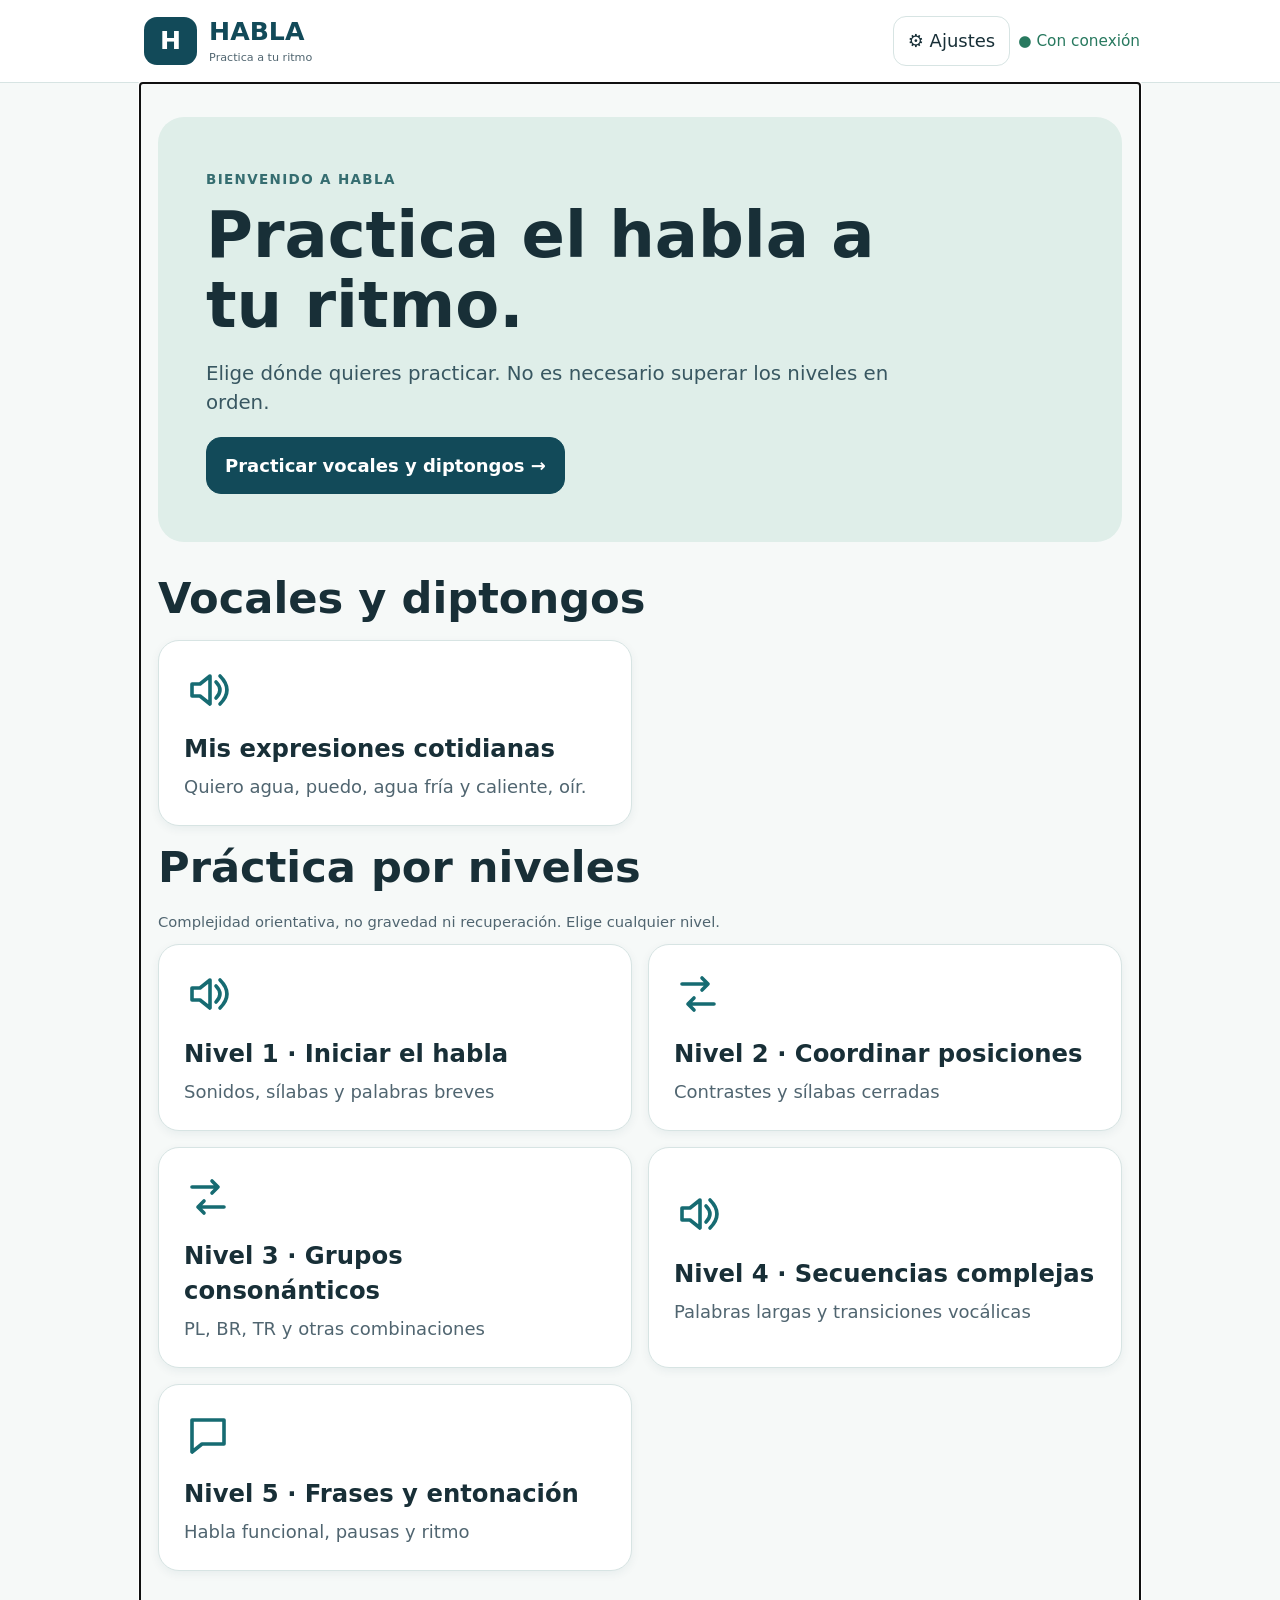
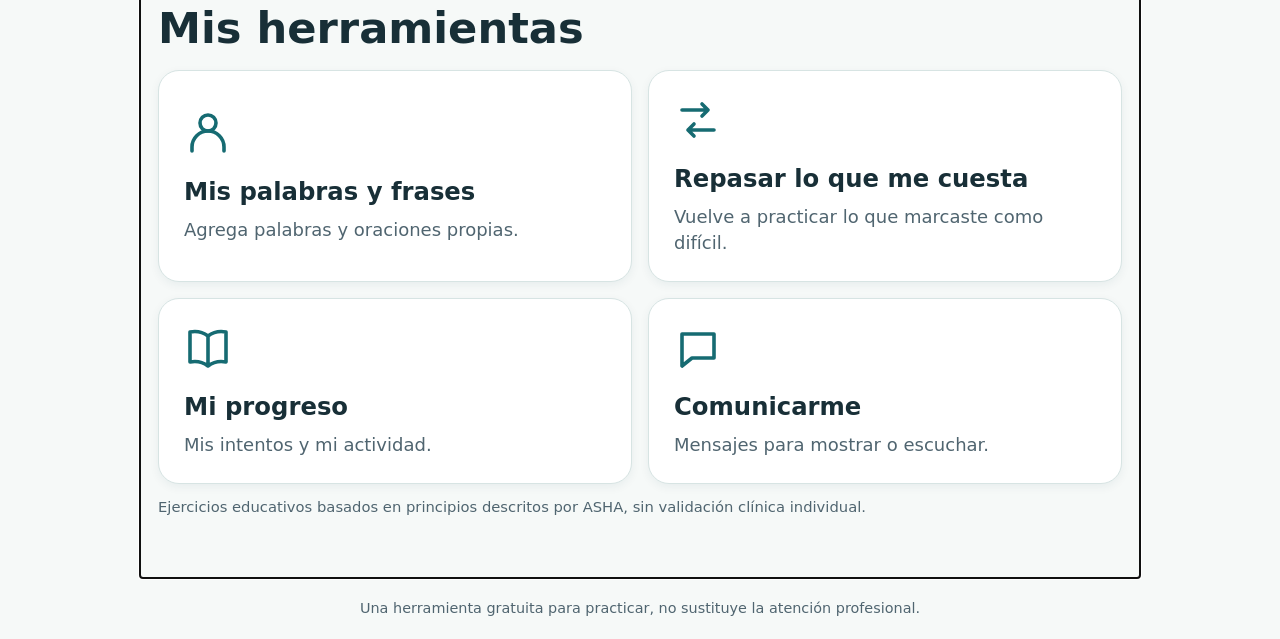
<file: index.html>
<!doctype html><html lang="es"><head><meta charset="utf-8"><meta name="viewport" content="width=device-width,initial-scale=1,viewport-fit=cover"><meta name="theme-color" content="#124a59"><meta name="description" content="HABLA: práctica autónoma de comunicación y lenguaje, gratis y sin registro."><link rel="manifest" href="./manifest.webmanifest"><link rel="icon" href="./icons/icon.svg" type="image/svg+xml"><link rel="stylesheet" href="./styles.css"><title>HABLA · Practica a tu ritmo</title></head><body>
<a class="skip" href="#main">Ir al contenido</a>
<header class="topbar"><button id="brand" class="brand" type="button" aria-label="Ir a inicio"><span class="brandmark">H</span><span>HABLA<small>Practica a tu ritmo</small></span></button><div class="head-actions"><button class="simple" id="settingsBtn" type="button">⚙ Ajustes</button><span class="connection" id="connection" role="status">●</span></div></header>
<aside id="sessionTimer" class="session-timer" hidden aria-label="Tiempo de práctica"><div class="timer-details"><strong>⏱ <output id="sessionClock">00:00</output></strong><label><span class="sr-only">Meta orientativa</span><select id="sessionDuration" aria-label="Tiempo orientativo de práctica"><option value="300">5 minutos</option><option value="600">10 minutos</option><option value="900">15 minutos</option><option value="1200">20 minutos</option></select></label><span class="sr-only" id="sessionTarget">10:00</span></div><div class="timer-buttons"><button type="button" id="sessionToggle" class="simple">Ⅱ Pausar</button><button type="button" id="sessionEnd" class="simple">Finalizar</button></div><p id="sessionNotice" role="status" class="session-notice"></p></aside><div id="updateBanner" class="update-banner" hidden role="status"><strong>✨ Nueva versión de HABLA</strong><span>Hay mejoras disponibles.</span><button class="button primary" id="updateNow" type="button">Actualizar</button><button class="button" id="updateLater" type="button">Después</button></div><main id="main" tabindex="-1"><div id="app" aria-live="off"></div></main>
<footer class="footer">Una herramienta gratuita para practicar, no sustituye la atención profesional. <span id="footState"></span></footer>
<dialog id="settings" aria-labelledby="settingsTitle"><form method="dialog"><div class="dialog-head"><h2 id="settingsTitle">Ajustes de accesibilidad</h2><button class="simple" value="close" aria-label="Cerrar ajustes">✕</button></div><label class="row">Texto más grande <input type="checkbox" id="largeText"></label><label class="row">Alto contraste <input type="checkbox" id="contrast"></label><label class="row">Reducir animaciones <input type="checkbox" id="reduceMotion"></label><label class="row">Ver pictogramas en comunicación <input type="checkbox" id="showIcons"></label><label class="field">Velocidad de voz <select id="speechRate"><option value="0.75">Más lenta</option><option value="0.9">Lenta</option><option value="1">Normal</option></select></label><p class="hint">HABLA <span id="appVersion">v26</span> · <button type="button" class="simple" id="checkUpdates">Buscar actualizaciones</button></p><div class="actions"><button type="button" id="exportData" class="button secondary">Exportar mis datos</button><label class="button secondary" for="importData">Importar respaldo</label><input id="importData" class="sr-only" type="file" accept="application/json,.json"></div><p id="dataMessage" role="status"></p><p class="hint">La voz de lectura depende de las voces instaladas en tu dispositivo y puede no estar disponible sin internet.</p><button class="button primary full" value="close">Listo</button></form></dialog>
<script src="./js/content.js" defer></script><script src="./js/storage.js" defer></script><script src="./js/updates.js" defer></script><script src="./app.js" defer></script></body></html>
</file>
<file: styles.css>
:root{font-family:system-ui,-apple-system,Segoe UI,Roboto,Arial,sans-serif;color:#182f37;background:#f6f9f8;font-size:18px;line-height:1.45;--ink:#182f37;--muted:#506570;--primary:#124a59;--border:#d7e4e3;--card:white;--soft:#e9f4f1}*{box-sizing:border-box}body{margin:0;min-height:100vh}button,input,select{font:inherit}button{cursor:pointer}button:focus-visible,input:focus-visible,select:focus-visible{outline:4px solid #e5a33a;outline-offset:3px}.skip{position:absolute;top:-80px;left:15px;background:#fff;padding:12px;z-index:10}.skip:focus{top:10px}.topbar{background:#fff;border-bottom:1px solid var(--border);padding:13px max(20px,calc((100vw - 1000px)/2));display:flex;justify-content:space-between;align-items:center;gap:12px}.brand{border:0;background:none;display:flex;align-items:center;gap:12px;text-align:left;color:var(--primary);font-weight:850;font-size:1.4rem;line-height:1.05;padding:4px}.brand small{display:block;font-size:.62rem;font-weight:500;color:var(--muted);margin-top:6px}.brandmark{background:var(--primary);color:white;border-radius:13px;padding:11px 16px}.head-actions{display:flex;align-items:center;gap:8px}.simple{border:1px solid var(--border);border-radius:13px;background:white;color:var(--ink);padding:11px 14px;min-height:48px}.connection{color:#297b62;font-size:.85rem}main{width:min(1000px,100%);margin:auto;padding:26px 18px 48px;min-height:75vh}.eyebrow{text-transform:uppercase;letter-spacing:.1em;color:#356d70;font-weight:800;font-size:.75rem}.hero{background:#dfeee9;border-radius:26px;padding:clamp(25px,5vw,48px);margin:8px 0 25px}.hero h1{font-size:clamp(2rem,5vw,3.7rem);line-height:1.1;max-width:720px;margin:8px 0}.hero p{font-size:1.1rem;max-width:690px;color:#385761}.grid{display:grid;grid-template-columns:repeat(2,minmax(0,1fr));gap:16px}.card{background:var(--card);border:1px solid var(--border);border-radius:21px;padding:25px;text-align:left;color:var(--ink);min-width:0;box-shadow:0 3px 10px #123d5010}.card.clickable:hover{border-color:#508d81;box-shadow:0 5px 15px #123d501a}.card h2,.card h3{margin:10px 0 8px;font-size:1.35rem}.card p{color:var(--muted);margin:0}.card .sub{font-size:.88rem}.icon{width:48px;height:48px;color:#166b72}.card .tag{display:inline-block;background:#eaf4f0;border-radius:20px;font-size:.8rem;padding:4px 11px;margin-top:12px;font-weight:700}.button{border:1px solid var(--border);border-radius:15px;min-height:57px;padding:13px 18px;color:var(--ink);background:#fff;font-weight:750}.primary{background:var(--primary);color:white;border-color:var(--primary)}.secondary{background:var(--soft);border-color:var(--soft)}.button:disabled{opacity:.5;cursor:not-allowed}.full{width:100%}.toolbar{display:flex;flex-wrap:wrap;gap:12px;align-items:center;margin:0 0 20px}.toolbar .button{min-height:47px}.section-title{font-size:clamp(1.65rem,4vw,2.4rem);margin:10px 0}.muted,.hint{color:var(--muted)}.hint{font-size:.9rem}.categories{display:grid;grid-template-columns:repeat(2,minmax(0,1fr));gap:12px}.category{display:flex;align-items:center;gap:15px;text-align:left}.category b{display:block}.category small{color:var(--muted)}.practice{max-width:760px;margin:auto}.progressbar{background:#dce9e7;height:9px;border-radius:8px;overflow:hidden;margin:12px 0 24px}.progressbar span{display:block;background:#207d74;height:100%}.activity{background:white;border:1px solid var(--border);border-radius:26px;padding:clamp(22px,5vw,42px)}.activity .word{font-size:clamp(2rem,6vw,3.4rem);line-height:1.2;margin:24px 0;overflow-wrap:anywhere;color:#123d48;font-weight:750}.activity .instruction{font-size:1.05rem;color:var(--muted)}.actions{display:flex;gap:11px;flex-wrap:wrap;margin:17px 0}.actions .button{flex:1 1 145px}.stack{display:grid;gap:12px}.choices{display:grid;grid-template-columns:1fr 1fr;gap:10px;margin:18px 0}.choices .button{min-height:75px}.choice-selected{border:3px solid #1b7566;background:#e1f3eb}.pill{background:#f0f6f5;padding:7px 12px;border-radius:30px;font-size:.78rem;color:#3c5e60}.feedback{min-height:25px;color:var(--primary);font-weight:700}.hintbox{background:#f0f6f5;padding:15px;border-radius:15px;margin:12px 0}.board{display:grid;grid-template-columns:repeat(3,minmax(0,1fr));gap:12px}.board button{min-height:145px;display:flex;align-items:center;justify-content:center;flex-direction:column;gap:13px;font-size:1rem}.board .icon{width:55px;height:55px}.row{display:flex;align-items:center;justify-content:space-between;gap:16px;padding:15px 0;border-bottom:1px solid var(--border)}.row input{width:25px;height:25px}.field{display:grid;gap:7px;margin:18px 0}.field select{padding:10px;border:1px solid var(--border);border-radius:8px}.dialog-head{display:flex;justify-content:space-between;align-items:center;gap:10px}dialog{border:0;border-radius:22px;width:min(500px,calc(100vw - 30px));max-height:90vh;padding:25px;color:var(--ink)}dialog::backdrop{background:#14323b99}.footer{text-align:center;font-size:.8rem;color:var(--muted);padding:20px}.large{font-size:23px}.contrast{--ink:#071019;--muted:#18252e;--primary:#003744;--border:#53656d;--soft:#d3f2e7;background:#fff}.contrast .hero{background:#d4eee4}.no-motion *, .no-motion *::before,.no-motion *::after{animation:none!important;transition:none!important;scroll-behavior:auto!important}textarea{width:100%;min-height:84px;border-radius:12px;border:1px solid var(--border);padding:13px;resize:vertical}.sr-only{position:absolute!important;width:1px;height:1px;padding:0;margin:-1px;overflow:hidden;clip:rect(0,0,0,0);white-space:nowrap;border:0}@media(max-width:630px){.grid,.categories{grid-template-columns:1fr}.board{grid-template-columns:repeat(2,minmax(0,1fr))}.card{padding:21px}.topbar{padding:10px 13px}.head-actions .simple{padding:9px}.activity{padding:19px}.actions{display:grid;grid-template-columns:1fr 1fr}.actions .button{min-width:0}main{padding:18px 13px}.board button{min-height:130px}}@media(max-width:360px){.actions{grid-template-columns:1fr}.board{grid-template-columns:1fr 1fr}}

.session-timer{position:sticky;top:0;z-index:5;background:#e4f2ee;border-bottom:2px solid #84aca7;padding:10px max(16px,calc((100vw - 1000px)/2));box-shadow:0 2px 6px #123d5010}.session-timer[hidden]{display:none}.timer-details,.timer-buttons{display:flex;gap:12px;align-items:center;flex-wrap:wrap}.session-timer{display:flex;align-items:center;justify-content:space-between;gap:12px;flex-wrap:wrap}.timer-details strong{font-size:1.05rem}.timer-details label{font-size:.85rem}.timer-details select{border-radius:9px;padding:7px;background:#fff;border:1px solid #607e7d}.timer-buttons .simple{padding:7px 11px;min-height:42px}.session-notice{flex-basis:100%;margin:0;color:#124a59;font-weight:650}.session-notice:empty{display:none}.speech-feedback{margin:20px 0;padding:18px;border:1px solid var(--border);border-radius:15px;background:#f6faf9}.speech-feedback h2{font-size:1.05rem}.word-feedback{overflow-wrap:anywhere}.word-feedback p{margin:8px 0}.contrast .session-timer{background:#e2f2ed}.contrast .speech-feedback{background:white}@media(max-width:630px){.session-timer{position:static}.timer-buttons{width:100%}.timer-buttons button{flex:1}}

.transcript-output{background:#fff;border:2px solid var(--border);border-radius:14px;padding:16px;margin-top:12px}.recognized-text{font-size:1.35rem;line-height:1.5;overflow-wrap:anywhere;min-height:2em;margin:8px 0}.match-result{margin:15px 0;padding:15px;border-radius:14px;background:#e4f3ef}.match-result[hidden]{display:none}.match-result p{margin:8px 0}.match-result small{display:block;color:var(--muted)}.match-meter{height:13px;border-radius:9px;background:#cfddda;overflow:hidden;margin-top:9px}.match-meter span{display:block;height:100%;background:#176b67}.contrast .match-result{background:#e2f0ed}

/* HABLA 2.4: controles principales visibles en pantallas pequeñas */
.practice-nav{display:flex;align-items:center;gap:8px;flex-wrap:wrap;margin-bottom:10px}
.practice-nav .pill{font-size:.82rem}.activity-number{margin-left:auto;font-weight:700;color:var(--muted)}
.practice .progressbar{margin:8px 0 12px}.practice .activity{padding:18px}
.practice .word{font-size:clamp(1.6rem,6vw,3rem);line-height:1.17;margin:15px 0}
.practice .instruction{margin:10px 0 16px;line-height:1.38}
.core-controls{display:grid;grid-template-columns:repeat(3,minmax(0,1fr));gap:8px}
.core-controls .button{padding:12px 6px;min-height:56px;font-size:.95rem}
.compact-transcript{padding:11px 13px;margin:12px 0;background:#edf5f3;border-radius:12px}
.transcript-title{font-size:.84rem;color:var(--muted);font-weight:650}
.compact-transcript .recognized-text{font-size:1.12rem;min-height:0;margin:5px 0;line-height:1.32}
.compact-transcript .match-result{padding:8px;margin:7px 0 0}
.score-line{display:flex;align-items:center;justify-content:space-between;gap:12px}
.score-line b{font-size:1.28rem}
.compact-transcript .match-meter{height:8px}
.compact-transcript .match-result small{font-size:.7rem;margin-top:4px}
.finish-actions{display:flex;flex-wrap:wrap;gap:8px;margin-top:10px}
.step-nav{display:grid;grid-template-columns:1fr 1fr;gap:8px;margin:12px 0}
.choices.yes-no{display:flex;flex-wrap:wrap;gap:10px}
.choice-correct{border:3px solid #187454!important;background:#dff3e7!important}
.choice-incorrect{border:3px solid #a65a1d!important;background:#fff0de!important}
.choice-result{font-weight:700;margin:8px 0}.choice-result.is-correct{color:#146448}.choice-result.is-incorrect{color:#8a451b}
@media(max-width:650px){.topbar{padding:8px 12px;min-height:56px}.brandmark{width:40px;height:40px;font-size:1.4rem}.brand{font-size:1.15rem}.brand small{font-size:.67rem}.head-actions .simple{padding:7px;min-height:42px}.connection{font-size:0}.connection::first-letter{font-size:16px}.session-timer{padding:6px 12px;gap:6px;flex-wrap:nowrap}.timer-details strong{font-size:1rem}.timer-details label{display:none}.timer-buttons{width:auto;gap:5px}.timer-buttons .simple{font-size:.8rem;padding:6px;min-height:39px}.practice .activity{padding:14px}.practice .word{margin:10px 0}.practice .instruction{font-size:.95rem}.footer{padding:12px}.core-controls .button{font-size:.85rem}}
\n.transcript-actions{display:flex;gap:8px;flex-wrap:wrap;margin:8px 0}.transcript-actions .button{font-size:.84rem;padding:8px 10px}.compact-transcript [hidden]{display:none!important}\n
/* HABLA v13: interfaz centrada en audio y transcripción opcional */
.recording-active{background:#b42332!important;color:#fff!important;border-color:#8c1925!important;box-shadow:0 0 0 4px #f5cbd0;animation:recordPulse 1.8s ease-in-out infinite}
@keyframes recordPulse{50%{box-shadow:0 0 0 8px #f5cbd077}}
.compact-transcript{padding:9px 11px;margin:12px 0}
.transcript-toggle{display:block;width:100%;text-align:left;min-height:48px}
#transcriptPanel[hidden]{display:none!important}
#transcriptPanel{padding:8px 4px}
.attempt-log p{margin:6px 0;padding:7px 9px;background:#fff;border-radius:9px;overflow-wrap:anywhere}
.transcript-disclaimer{display:block;color:var(--muted);font-size:.75rem;margin:12px 0 4px}
.help-actions .syllable-toggle{white-space:nowrap;min-height:48px;padding:9px 14px;flex:0 0 auto}
@media(max-width:650px){.help-actions{display:flex;flex-wrap:nowrap;overflow-x:auto}.help-actions .syllable-toggle{width:auto}}
.no-motion .recording-active{animation:none}

/* Indicadores visuales de pasos para práctica accesible */
.activity-cues{display:flex;gap:7px;flex-wrap:wrap;margin:5px 0 10px}
.activity-cues span{font-size:.8rem;border:1px solid var(--border);background:#f4f8f7;color:var(--muted);border-radius:20px;padding:7px 10px;font-weight:750}
.activity-cues .cue-done{background:#cceee0;color:#14553f;border-color:#79bba1}
.activity-status{font-size:.9rem;font-weight:750;color:var(--primary);background:#edf7f4;border-left:4px solid #2d8271;padding:9px 12px;border-radius:7px;margin:7px 0 12px}
.audio-activated{box-shadow:0 0 0 4px #9dd4c6;background:#0c6b65!important;color:white!important}
@media(max-width:440px){.activity-cues span{font-size:.73rem;padding:6px 8px}}

/* HABLA v19: zonas claras y tres controles de práctica en una fila */
.practice-model,.user-practice,.practice-support{border:1px solid var(--border);border-radius:18px;padding:16px;margin:15px 0;background:#fff}
.practice-model{background:#edf7f3}.user-practice{background:#f5f7fb;border-color:#d9e2ea}.practice-support{background:#fff}
.practice-model h2,.user-practice h2,.practice-support h2,.voice-evaluation h2{font-size:1.05rem;margin:0 0 7px;color:var(--ink)}
.model-note{font-size:.83rem;color:var(--muted);margin:0 0 10px}
.model-listen{min-height:56px;width:100%}
.practice-controls{display:grid;grid-template-columns:repeat(3,minmax(0,1fr));gap:8px}
.practice-controls .button{min-width:0;min-height:62px;padding:10px 4px;font-size:clamp(.72rem,2.5vw,.96rem);line-height:1.2;overflow-wrap:normal}
.practice-controls .transcript-toggle{width:100%;text-align:center}
.practice-controls .recording-active{background:#b42332!important;color:#fff!important}
.practice-controls .action-used:not(.recording-active),.model-listen.action-used{border:2px solid #20846b;box-shadow:inset 0 0 0 1px #20846b}
.user-practice .compact-transcript{padding:0;margin:10px 0 0;background:transparent}
.user-practice #transcriptPanel{background:#e8f2f0;border-radius:12px;padding:12px}
.user-practice #transcriptPanel[hidden]{display:none!important}
.practice-support .help-actions{margin:8px 0}.practice-support:has(.help-actions:empty){display:none}
@media(max-width:390px){.practice-model,.user-practice,.practice-support{padding:11px}.practice-controls{gap:5px}.practice-controls .button{padding:8px 2px;font-size:.69rem}}

/* HABLA v20: interfaz compacta sin encabezados redundantes */
.practice-model,.user-practice,.practice-support{padding:12px 14px;margin:10px 0}
.practice-model .model-listen{min-height:58px}
.practice .word{margin:8px 0 12px}
.practice .activity-status{margin:6px 0 9px;padding:8px 10px}
.user-practice .practice-controls{margin:0}
.practice-support .help-actions{margin:0}
@media(max-width:390px){.practice-model,.user-practice,.practice-support{padding:10px}}

/* HABLA v21: actualización accesible */
.update-banner{background:#dff4e9;color:#123d48;padding:12px max(18px,calc((100vw - 1000px)/2));display:flex;gap:10px;align-items:center;flex-wrap:wrap;border-bottom:2px solid #60a88a}
.update-banner[hidden]{display:none!important}.update-banner .button{min-height:44px;padding:8px 12px}

/* HABLA v22: temporizador compacto, botones siempre en una sola línea */
.session-timer{flex-wrap:nowrap}
.timer-details,.timer-buttons{flex-wrap:nowrap;min-width:0}
.timer-buttons .simple{white-space:nowrap;display:inline-flex;align-items:center;justify-content:center;gap:4px;line-height:1.2}
@media(max-width:650px){
  .session-timer{gap:8px;padding:7px 10px}
  .timer-details{flex:0 0 auto}
  .timer-details strong{white-space:nowrap;font-size:.95rem}
  .timer-buttons{flex:0 1 auto;width:auto;gap:6px;margin-left:auto}
  .timer-buttons button{flex:0 0 auto}
  .timer-buttons .simple{font-size:clamp(.74rem,3.2vw,.9rem);padding:7px 9px;min-height:44px;white-space:nowrap}
}
@media(max-width:360px){
  .session-timer{gap:5px;padding-inline:6px}
  .timer-buttons{gap:4px}
  .timer-buttons .simple{padding-inline:6px;font-size:.73rem}
  .timer-details strong{font-size:.83rem}
}


/* HABLA: familias motoras y ayuda SVG opcional (prototipo educativo). */
.motor-home-grid{margin-bottom:26px}
.motor-position{margin-top:12px;border:1px solid var(--border);border-radius:14px;background:#f7faf9;padding:12px}
.motor-position[hidden]{display:none!important}
.motor-position-grid{display:grid;grid-template-columns:minmax(0,1fr) 30px minmax(0,1fr);gap:8px;align-items:center;text-align:center}
.motor-position-grid figure{margin:0;min-width:0}
.motor-position-grid figcaption{font-size:.86rem;font-weight:650;color:var(--ink)}
.motor-mouth{display:block;width:100%;height:auto;max-width:180px;margin:auto}
.motor-caveat{font-size:.82rem;color:var(--muted);line-height:1.45;margin:12px 0}
@media(max-width:650px){.motor-home-grid{grid-template-columns:1fr}.motor-home-grid .card{padding:18px}.motor-position-grid{gap:4px;grid-template-columns:minmax(0,1fr) 22px minmax(0,1fr)}}
@media(prefers-reduced-motion:reduce){.motor-mouth{animation:none!important}}


/* HABLA: selector de sesiones y explorador de ejercicios motores. */
.motor-modes{display:grid;grid-template-columns:repeat(2,minmax(0,1fr));gap:12px;margin:20px 0}
.motor-modes .card{min-height:130px;text-align:left;padding:20px}
.motor-modes .card h2{font-size:1.18rem;line-height:1.25;margin:0 0 8px}
.motor-modes .card p{font-size:.95rem;line-height:1.4;margin:0;color:var(--muted)}
.motor-exercise-list{display:grid;gap:9px;margin:16px 0 28px}
.motor-exercise-item{display:flex;justify-content:space-between;align-items:center;gap:12px;text-align:left;width:100%;border:1px solid var(--border);border-radius:14px;background:var(--card);min-height:60px;padding:12px 15px;color:var(--ink)}
.motor-exercise-item strong{font-size:1.02rem;min-width:0}
.motor-exercise-item span{font-size:.82rem;color:var(--muted);text-align:right;max-width:50%}
.motor-exercise-item:focus-visible{outline:4px solid #e5a33a;outline-offset:3px}
@media(max-width:650px){
 .motor-modes{grid-template-columns:1fr}
 .motor-modes .card{min-height:92px;padding:16px}
 .motor-exercise-item{align-items:flex-start;flex-direction:column;gap:4px}
 .motor-exercise-item span{max-width:100%;text-align:left}
}


/* Pausas de reproducción entre sílabas: controles accesibles y compactos */
.syllable-pause-label{display:inline-flex;gap:8px;align-items:center;flex-wrap:wrap;font-size:.88rem;font-weight:650;color:var(--ink)}
.syllable-pause-label select{min-height:46px;border:1px solid var(--border);border-radius:10px;background:#fff;color:var(--ink);padding:7px 10px}
#clue .actions{display:flex;align-items:center;gap:8px;flex-wrap:wrap;margin:10px 0}
@media(max-width:390px){.syllable-pause-label{width:100%;justify-content:space-between}}
</file>
